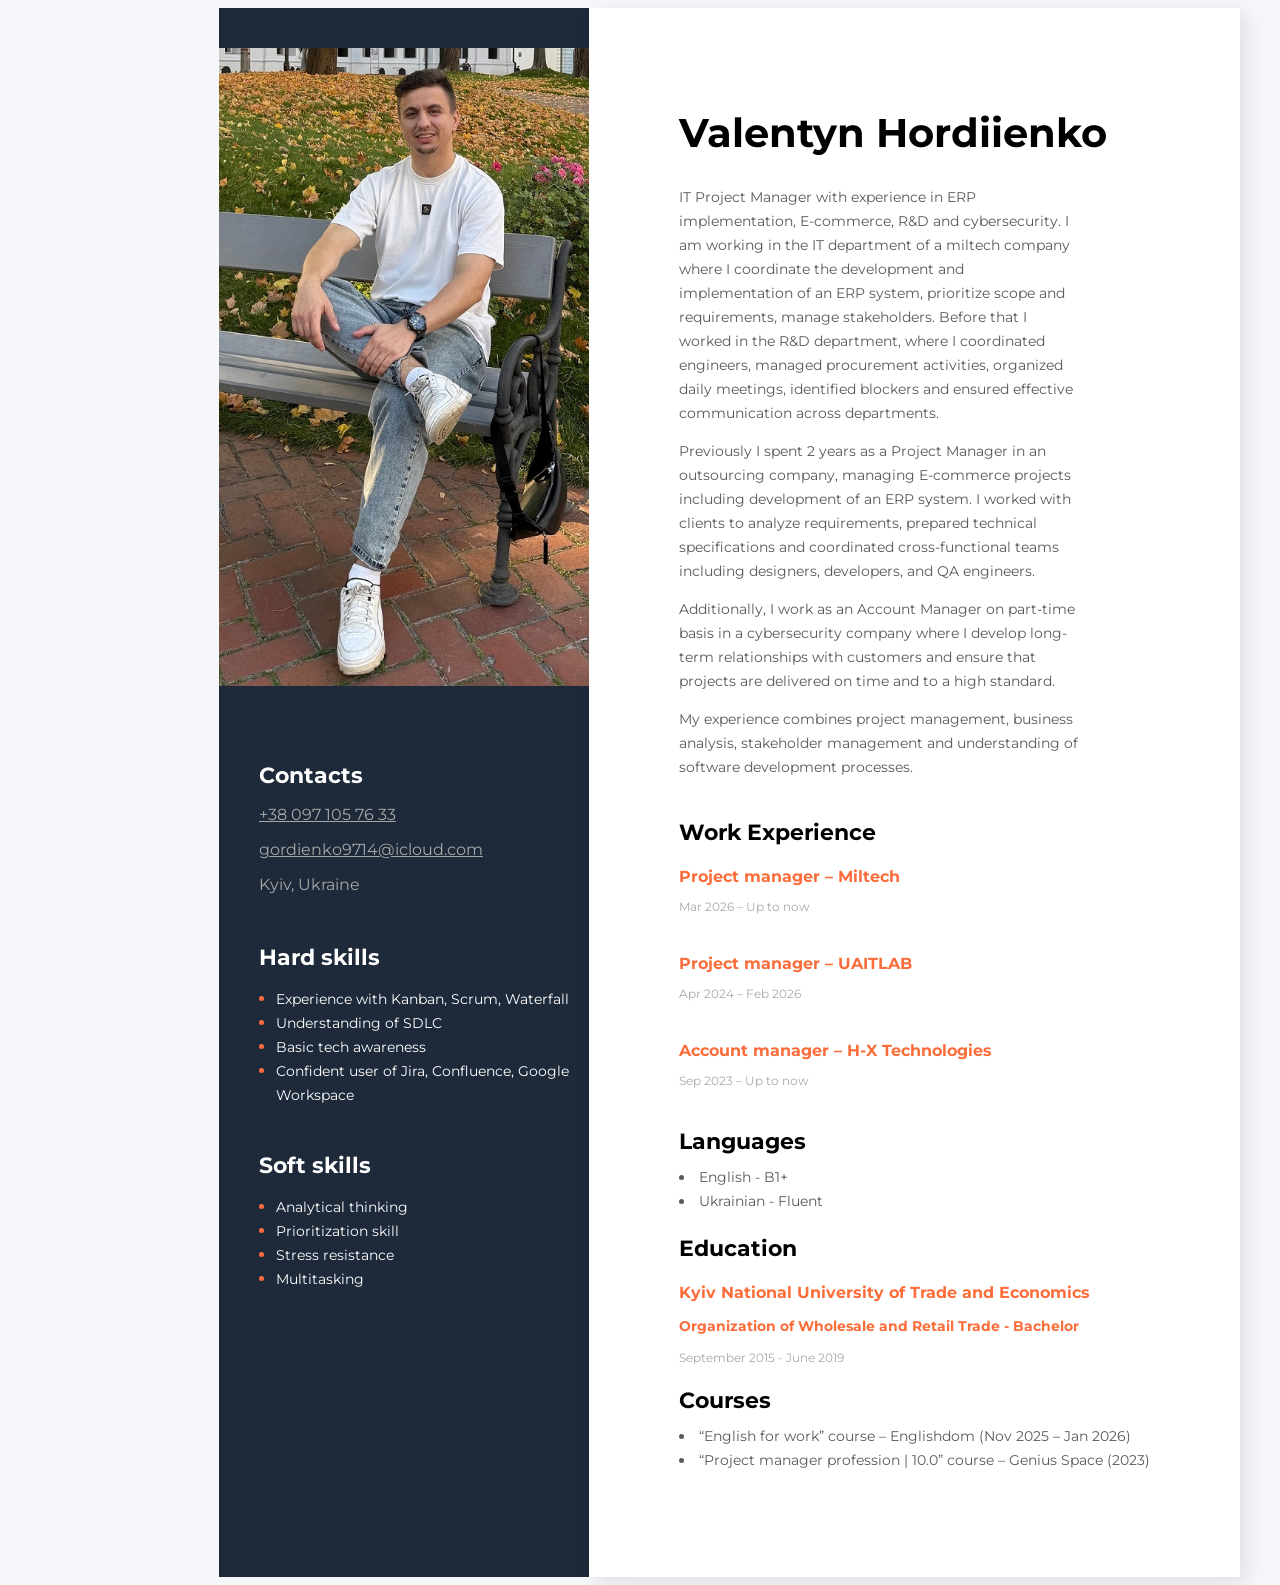
<file: index.html>
<!DOCTYPE html>
<html lang="en">
<head>
    <meta charset="UTF-8">
    <meta http-equiv="X-UA-Compatible" content="IE=edge">
    <meta name="viewport" content="width=device-width, initial-scale=1.0">
    <link rel="preconnect" href="https://fonts.googleapis.com">
<link rel="preconnect" href="https://fonts.gstatic.com" crossorigin>
<link href="https://fonts.googleapis.com/css2?family=Montserrat:wght@400;700&display=swap" rel="stylesheet">
    <link rel="stylesheet" href="styles/styles.css">
    <title>Resume</title>
</head>
<body>
    <!--Main-->
    <div class="main">
     <!--Main content-->
     <div class="main-content">
         <!--about user-->
         <div class="about">
            <H1 class="about-name">Valentyn Hordiienko</H1> 
            <p class="about-description">IT Project Manager with experience in ERP implementation, E-commerce, R&D and cybersecurity. I am working in the IT department of a miltech company where I coordinate the development and implementation of an ERP system, prioritize scope and requirements, manage stakeholders. Before that I worked in the R&D department, where I coordinated engineers, managed procurement activities, organized daily meetings, identified blockers and ensured effective communication across departments.</p> 
            <p class="about-description">Previously I spent 2 years as a Project Manager in an outsourcing company, managing E-commerce projects including development of an ERP system. I worked with clients to analyze requirements, prepared technical specifications and coordinated cross-functional teams including designers, developers, and QA engineers.</p> 
            <p class="about-description">Additionally, I work as an Account Manager on part-time basis in a cybersecurity company where I develop long-term relationships with customers and ensure that projects are delivered on time and to a high standard.</p>  
            <p class="about-description">My experience combines project management, business analysis, stakeholder management and understanding of software development processes.</p>
        </div>
         <!--Work-->
         <div class="work">
             <h3 class="title">Work Experience</h3>
             <!--Company 1-->
             <div>
                 <h4 class="work-position"> <span class="organization">Project manager – Miltech</span> </h4>
                 <p class="period">Mar 2026 – Up to now</p>
                 <ul class="work-list">
                 </ul></div>
             <!--Company 2-->
             <div><h4 class="work-position"> <span class="organization">Project manager – UAITLAB</span></h4>
                 <p class="period">Apr 2024 – Feb 2026</p>
                 <ul class="work-list">
 
                 </ul></div>
             <!--Company 3-->
             <div><h4 class="work-position"> <span class="organization">Account manager – H-X Technologies</span> </h4>
                 <p class="period">Sep 2023 – Up to now</p>
                 <ul class="work-list">
                 </ul></div>
         </div>
         <div> 
             <!--Language-->
                 <h3 Class="title">Languages</h3>
                 <ud>
                     <li class="work-list--item">English - B1+</li>
                     <li class="work-list--item">Ukrainian - Fluent</li>
                 </ud>
             </div>
         <!--Education-->
         <div class="education">
             <h3 class="title">Education</h3>
             <h4 class="university">Kyiv National University of Trade and Economics </h4>
             <h5 class="specialization">Organization of Wholesale and Retail Trade - Bachelor</h5>
             <p class="period">September 2015 - June 2019 </p>
         </div>
        <!--Courses-->
        <h3 Class="title">Courses</h3>
        <ud>
            <li class="work-list--item">“English for work” course – Englishdom (Nov 2025 – Jan 2026)</li>
            <li class="work-list--item">“Project manager profession | 10.0” course – Genius Space (2023)</li>
     </div>
     <!--Sidebar-->
     <aside class="sidebar">
         <img src="img/me.JPG" alt="user photo" class="photo">
         <!--Contacts-->
         <div class="contacts">
             <h3 class="sidebar-title">Contacts</h3>
             <div>
                <p>
                  <a href="tel:+380971057633" class="contact-link">+38 097 105 76 33</a>
             </p>
                <p>
                  <a href="mailto: gordienko9714@icloud.com" class="contact-link"> gordienko9714@icloud.com</a>
             </p> 
             <p class="contact-link"> Kyiv, Ukraine</p>
             </div>
         </div>
         <!--Tech skills-->
         <div class="Tech-skills">
             <h3 class="sidebar-title">Hard skills</h3>
             <ul class="tech-skills-list">
                 <li class="tech-skills-item"><span class="tech-skills-text"=>Experience with Kanban, Scrum, Waterfall</span> </li>
                 <li class="tech-skills-item"><span class="tech-skills-text"=>Understanding of SDLC</span> </li>
                 <li class="tech-skills-item"><span class="tech-skills-text"=>Basic tech awareness</span> </li>
                 <li class="tech-skills-item"><span class="tech-skills-text"=>Confident user of Jira, Confluence, Google Workspace</span> </li>
             </ul>
         </div>
         <!--Soft skills-->
         <div class="Soft-skills">
             <h3 class="sidebar-title"> Soft skills</h3>
             <ul class="soft-skills-list">
                 <li class="soft-skills-item"><span class="soft-skills-text">Analytical thinking</span></li>
                 <li class="soft-skills-item"><span class="soft-skills-text">Prioritization skill</span></li>
                 <li class="soft-skills-item"><span class="soft-skills-text">Stress resistance</span></li>
                 <li class="soft-skills-item"><span class="soft-skills-text">Multitasking</span></li>
             </ul>
         </div>
     </aside>
    </div>
 </body>
</html>
</file>
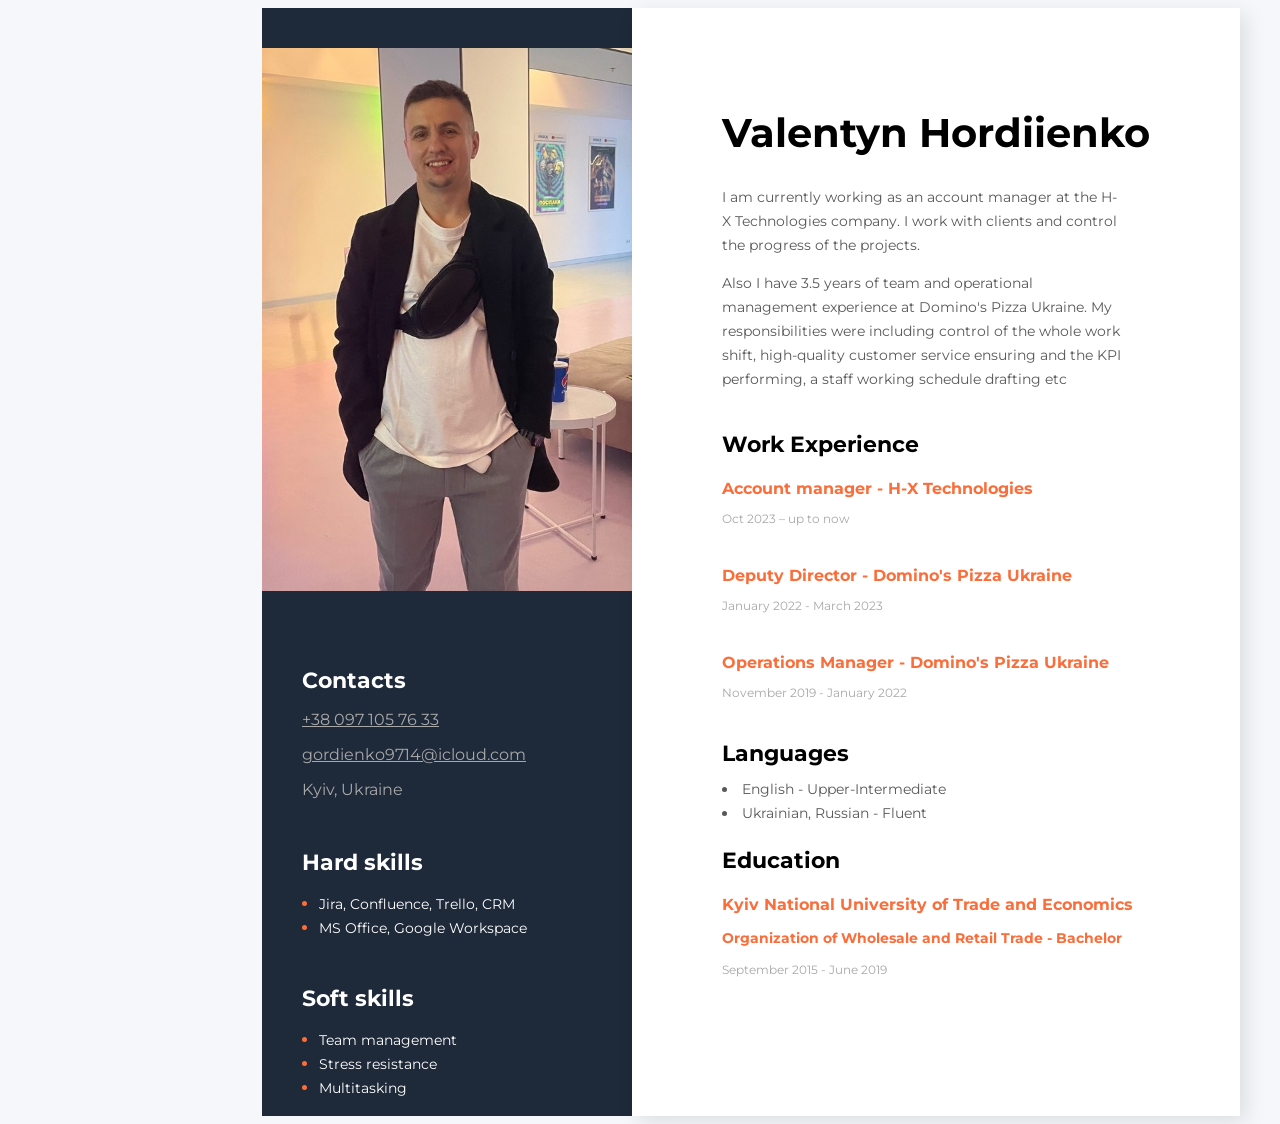
<file: CV/index.html>
<!DOCTYPE html>
<html lang="en">
<head>
    <meta charset="UTF-8">
    <meta http-equiv="X-UA-Compatible" content="IE=edge">
    <meta name="viewport" content="width=device-width, initial-scale=1.0">
    <link rel="preconnect" href="https://fonts.googleapis.com">
<link rel="preconnect" href="https://fonts.gstatic.com" crossorigin>
<link href="https://fonts.googleapis.com/css2?family=Montserrat:wght@400;700&display=swap" rel="stylesheet">
    <link rel="stylesheet" href="styles/styles.css">
    <title>Resume</title>
</head>
<body>
    <!--Main-->
    <div class="main">
     <!--Main content-->
     <div class="main-content">
         <!--about user-->
         <div class="about">
            <H1 class="about-name">Valentyn Hordiienko</H1> 
             <p class="about-description">I am currently working as an account manager at the H-X Technologies company. I work with clients and control the progress of the projects.
                <p class="about-description">Also I have 3.5 years of team and operational management experience at Domino's Pizza Ukraine. My responsibilities were including control of the whole work shift, high-quality customer service ensuring and the KPI performing, a staff working schedule drafting etc</p> 
                  </p>
             
         </div>
         <!--Work-->
         <div class="work">
             <h3 class="title">Work Experience</h3>
             <!--Company 1-->
             <div>
                 <h4 class="work-position"> <span class="organization">Account manager - H-X Technologies </span> </h4>
                 <p class="period">Oct 2023 – up to now</p>
                 <ul class="work-list">
                 </ul></div>
             <!--Company 2-->
             <div><h4 class="work-position"> <span class="organization">Deputy Director - Domino's Pizza Ukraine </span></h4>
                 <p class="period">January 2022 - March 2023</p>
                 <ul class="work-list">
 
                 </ul></div>
             <!--Company 3-->
             <div><h4 class="work-position"> <span class="organization">Operations Manager - Domino's Pizza Ukraine</span> </h4>
                 <p class="period">November 2019 - January 2022</p>
                 <ul class="work-list">
                 </ul></div>
         </div>
         <div> 
             <!--Language-->
                 <h3 Class="title">Languages</h3>
                 <ud>
                     <li class="work-list--item">English - Upper-Intermediate</li>
                     <li class="work-list--item">Ukrainian, Russian - Fluent</li>
                 </ud>
             </div>
         <!--Education-->
         <div class="education">
             <h3 class="title">Education</h3>
             <h4 class="university">Kyiv National University of Trade and Economics </h4>
             <h5 class="specialization">Organization of Wholesale and Retail Trade - Bachelor</h5>
             <p class="period">September 2015 - June 2019 </p>
         </div>
        
     </div>
     <!--Sidebar-->
     <aside class="sidebar">
         <img src="img/me.JPG" alt="user photo" class="photo">
         <!--Contacts-->
         <div class="contacts">
             <h3 class="sidebar-title">Contacts</h3>
             <div>
                <p>
                  <a href="tel:+380971057633" class="contact-link">+38 097 105 76 33</a>
             </p>
                <p>
                  <a href="mailto: gordienko9714@icloud.com" class="contact-link"> gordienko9714@icloud.com</a>
             </p> 
             <p class="contact-link"> Kyiv, Ukraine</p>
             </div>
         </div>
         <!--Tech skills-->
         <div class="Tech-skills">
             <h3 class="sidebar-title">Hard skills</h3>
             <ul class="tech-skills-list">
                 <li class="tech-skills-item"><span class="tech-skills-text"=>Jira, Confluence, Trello, CRM</span> </li>
                 <li class="tech-skills-item"><span class="tech-skills-text"=>MS Office, Google Workspace</span> </li>
             </ul>
         </div>
         <!--Soft skills-->
         <div class="Soft-skills">
             <h3 class="sidebar-title"> Soft skills</h3>
             <ul class="soft-skills-list">
                 <li class="soft-skills-item"><span class="soft-skills-text">Team management</span></li>
                 <li class="soft-skills-item"><span class="soft-skills-text">Stress resistance</span></li>
                 <li class="soft-skills-item"><span class="soft-skills-text">Multitasking</span></li>
             </ul>
         </div>
     </aside>
    </div>
 </body>
</html>
</file>
<file: styles/styles.css>
body {font-family: 'Montserrat', sans-serif;
    background-color: #F5F7FA;
}

/* main styles */
.main{
    display:flex;
    flex-direction: row-reverse;
    
    width: 1200px;
    margin: 0 auto
}

.main-content{
    background-color: #FFFFFF;
    box-shadow: 6px 6px 20px rgba(0, 0, 0, 0.1);
    padding: 70px 90px 105px 90px ;
}

/* about styles */

.about{
    margin-bottom: 40px;
}

.about-position{
    font-style: normal;
    font-weight: bold;
    Font-size: 17px;
    Line-height: 17px;
    color: #000000;
    margin-bottom: 20px;
}

.about-name{
    font-style: normal;
    font-weight: bold;
    font-size: 40px;
    line-height: 55px;
    color: #000000;
    margin-bottom: 25px;
}

.about-description{
    font-style: normal;
    font-weight: normal;
    font-size: 14px;
    line-height: 24px;
    color: #595959;
    width: 400px;
}

/* project styles */
.projects {
 margin-bottom: 50px;
}
.title {
    font-style: normal;
    font-weight: bold;
    font-size: 22px;
    line-height: 27px;
    color: #000000;
    margin-bottom: 10px;
}

.projects-list{
padding: 0;
margin-left: 15px;
}

.projects-item{
    font-style: normal;
    font-weight: bold;
    font-size: 14px;
    line-height: 24px;
    color: #000000;
}

.project, .project-link{
    font-style: normal;
    font-weight: normal;
    font-size: 14px;
    line-height: 24px;
    color: #595959; 
}

.project-link{
    margin-left: 10px;
}

.project-bracket{
    font-style: normal;
    font-weight: normal;
    font-size: 14px;
    line-height: 24px;
    color: #000000;
}

/* `work styles */

.work-position{
    font-style: normal;
    font-weight: bold;
    font-size: 16px;
    line-height: 20px;
    color: #000000;
    margin-bottom: 10px;}
.organization{
    font-weight: bold;
    font-size: 16px;
    line-height: 20px;
    color: #fb6d3a;}
.period{
    font-style: normal;
    font-weight: normal;
    font-size: 12px;
    line-height: 15px;
    color: #a8a8a8;
    margin-bottom: 10px;}
.line{
    font-style: normal;
    font-weight: normal;
    font-size: 12px;
    line-height: 15px;
    color:#000;}
.work-list{
    padding: 0;
    margin-left: 15px;
    margin-bottom: 40px;}
.work-list--item{
    font-style: normal;
    font-weight: normal;
    font-size: 14px;
    line-height: 24px;
    color: #595959;}

/* education styles */


.university{
    Font-style: Bold;
    Font-size: 16px;
    Line-height: 20px;
    color: #fb6d3a;
    margin-bottom: 5px;}

.specialization {
    Font-style: Bold;
    Font-size: 14px;
    Line-height: 17px;
    margin-top: 15px;
    margin-bottom: 15px;
    color: #fb6d3a;}

/* .sidebar styles */
.sidebar{
    background-color: #1E2939;
padding-top: 40px;
width: 370px;
}

.photo{
    width: 370px;
    margin-bottom: 50px;
}

.contacts, .Tech-skills {
    margin-left: 40px;
}

.contacts{
    margin-bottom: 50px;
}

.Tech-skills{
    margin-bottom: 45px;
}

.sidebar-title {
    color:#FFFFFF;
    font-style: normal;
    font-weight: bold;
    font-size: 22px;
    line-height: 27px;
    margin-bottom: 10px;

}
.contact-type{
    Font style: normal;
    font-weight: bold;
    Font size: 14px;
    Line height: 24px;
    color: #FFFFFF;
    margin-right: 10px;
}

.contact-link{
    Font style: normal;
    font-weight: normal;
    Font size: 14px;
    Line height: 24p;
    color: #a8a8a8;

}

.tech-skills-list{
    color: #FFF;
    padding: 0;
    margin-left: 17px;
}

.Soft-skills {
    margin-left: 40px;
}
.soft-skills-list{
    color:#fff;
    padding: 0;
    margin-left: 17px;
}

.soft-skills-item {
    color:#fb6d3a
}

.soft-skills-text {
    color: #fff;
    font-style: normal;
    font-weight: normal;
    font-size: 14px;
    line-height: 24px; 
}

.tech-skills-item {
    color:#fb6d3a
}

.tech-skills-text {
    color: #fff;
    font-style: normal;
    font-weight: normal;
    font-size: 14px;
    line-height: 24px;
}
</file>
<file: CV/styles/styles.css>
body {font-family: 'Montserrat', sans-serif;
    background-color: #F5F7FA;
}

/* main styles */
.main{
    display:flex;
    flex-direction: row-reverse;
    
    width: 1200px;
    margin: 0 auto
}

.main-content{
    background-color: #FFFFFF;
    box-shadow: 6px 6px 20px rgba(0, 0, 0, 0.1);
    padding: 70px 90px 105px 90px ;
}

/* about styles */

.about{
    margin-bottom: 40px;
}

.about-position{
    font-style: normal;
    font-weight: bold;
    Font-size: 17px;
    Line-height: 17px;
    color: #000000;
    margin-bottom: 20px;
}

.about-name{
    font-style: normal;
    font-weight: bold;
    font-size: 40px;
    line-height: 55px;
    color: #000000;
    margin-bottom: 25px;
}

.about-description{
    font-style: normal;
    font-weight: normal;
    font-size: 14px;
    line-height: 24px;
    color: #595959;
    width: 400px;
}

/* project styles */
.projects {
 margin-bottom: 50px;
}
.title {
    font-style: normal;
    font-weight: bold;
    font-size: 22px;
    line-height: 27px;
    color: #000000;
    margin-bottom: 10px;
}

.projects-list{
padding: 0;
margin-left: 15px;
}

.projects-item{
    font-style: normal;
    font-weight: bold;
    font-size: 14px;
    line-height: 24px;
    color: #000000;
}

.project, .project-link{
    font-style: normal;
    font-weight: normal;
    font-size: 14px;
    line-height: 24px;
    color: #595959; 
}

.project-link{
    margin-left: 10px;
}

.project-bracket{
    font-style: normal;
    font-weight: normal;
    font-size: 14px;
    line-height: 24px;
    color: #000000;
}

/* `work styles */

.work-position{
    font-style: normal;
    font-weight: bold;
    font-size: 16px;
    line-height: 20px;
    color: #000000;
    margin-bottom: 10px;}
.organization{
    font-weight: bold;
    font-size: 16px;
    line-height: 20px;
    color: #fb6d3a;}
.period{
    font-style: normal;
    font-weight: normal;
    font-size: 12px;
    line-height: 15px;
    color: #a8a8a8;
    margin-bottom: 10px;}
.line{
    font-style: normal;
    font-weight: normal;
    font-size: 12px;
    line-height: 15px;
    color:#000;}
.work-list{
    padding: 0;
    margin-left: 15px;
    margin-bottom: 40px;}
.work-list--item{
    font-style: normal;
    font-weight: normal;
    font-size: 14px;
    line-height: 24px;
    color: #595959;}

/* education styles */


.university{
    Font-style: Bold;
    Font-size: 16px;
    Line-height: 20px;
    color: #fb6d3a;
    margin-bottom: 5px;}

.specialization {
    Font-style: Bold;
    Font-size: 14px;
    Line-height: 17px;
    margin-top: 15px;
    margin-bottom: 15px;
    color: #fb6d3a;}

/* .sidebar styles */
.sidebar{
    background-color: #1E2939;
padding-top: 40px;
width: 370px;
}

.photo{
    width: 370px;
    margin-bottom: 50px;
}

.contacts, .Tech-skills {
    margin-left: 40px;
}

.contacts{
    margin-bottom: 50px;
}

.Tech-skills{
    margin-bottom: 45px;
}

.sidebar-title {
    color:#FFFFFF;
    font-style: normal;
    font-weight: bold;
    font-size: 22px;
    line-height: 27px;
    margin-bottom: 10px;

}
.contact-type{
    Font style: normal;
    font-weight: bold;
    Font size: 14px;
    Line height: 24px;
    color: #FFFFFF;
    margin-right: 10px;
}

.contact-link{
    Font style: normal;
    font-weight: normal;
    Font size: 14px;
    Line height: 24p;
    color: #a8a8a8;

}

.tech-skills-list{
    color: #FFF;
    padding: 0;
    margin-left: 17px;
}

.Soft-skills {
    margin-left: 40px;
}
.soft-skills-list{
    color:#fff;
    padding: 0;
    margin-left: 17px;
}

.soft-skills-item {
    color:#fb6d3a
}

.soft-skills-text {
    color: #fff;
    font-style: normal;
    font-weight: normal;
    font-size: 14px;
    line-height: 24px; 
}

.tech-skills-item {
    color:#fb6d3a
}

.tech-skills-text {
    color: #fff;
    font-style: normal;
    font-weight: normal;
    font-size: 14px;
    line-height: 24px;
}
</file>
